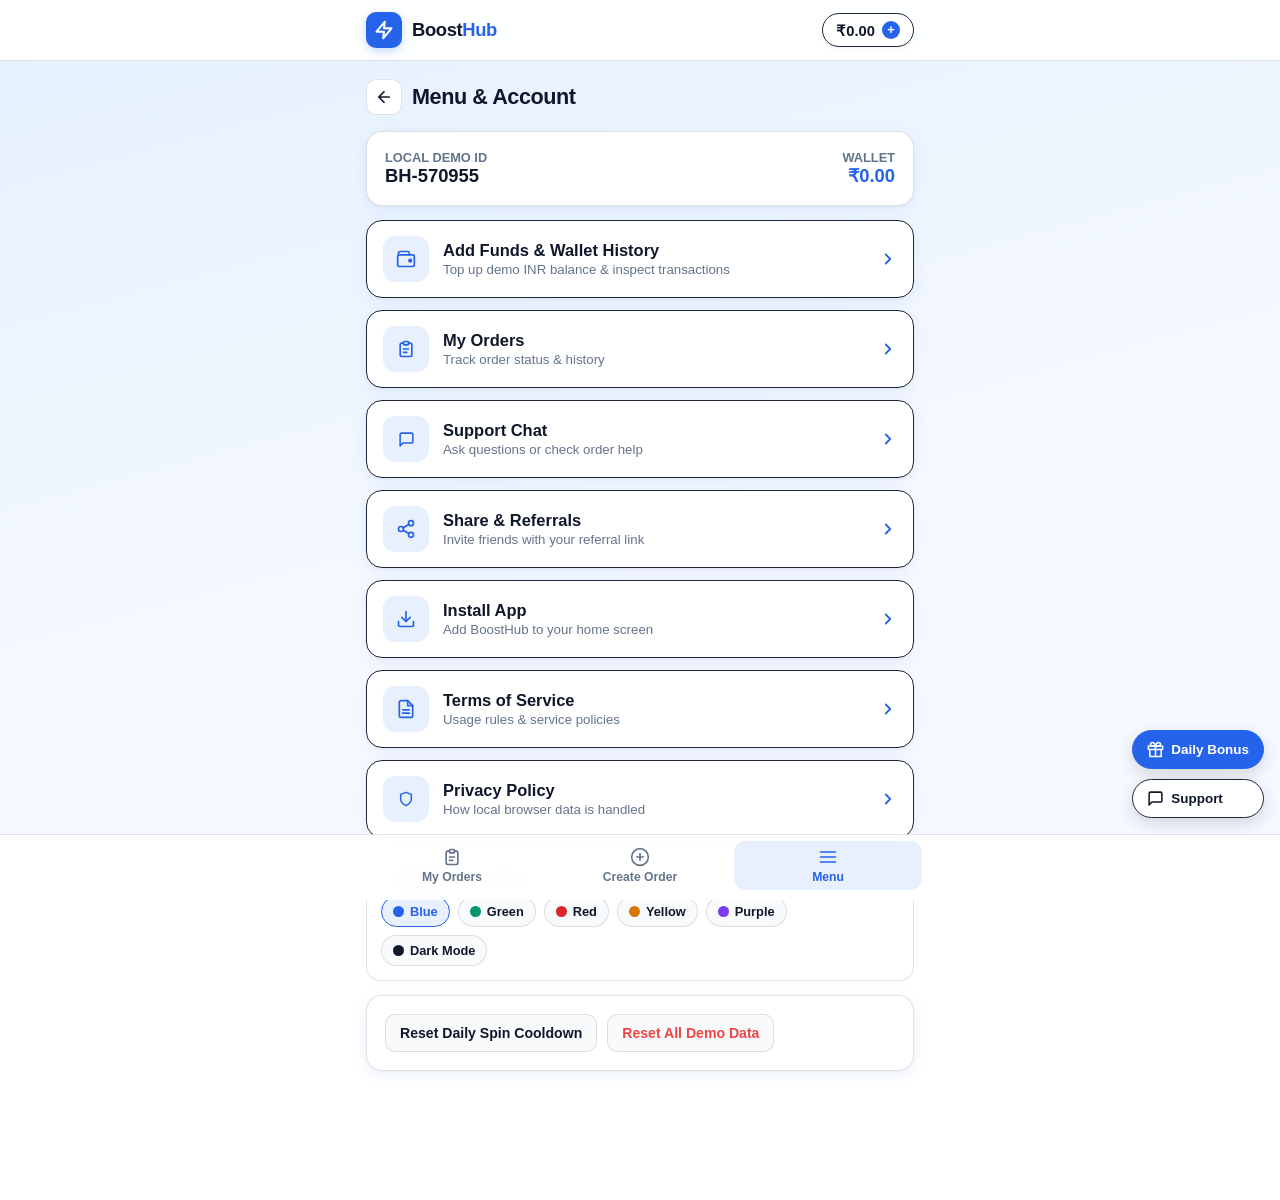
<file: menu/index.html>
<!DOCTYPE html>
<html lang="en">
<head>
  <meta charset="UTF-8">
  <meta name="viewport" content="width=device-width, initial-scale=1.0">
  <title>Menu & Settings | BoostHub</title>
  <meta name="description" content="Account, support, appearance, and policy links for BoostHub.">
  <meta name="theme-color" content="#2563eb">
  <link rel="manifest" href="/manifest.json">
  <link rel="stylesheet" href="/assets/style.css">
</head>
<body>
  <header class="app-header">
    <div class="header-inner">
      <a class="brand-link" href="/">
        <span class="brand-badge"><svg width="20" height="20" viewBox="0 0 24 24" fill="none" stroke="currentColor" stroke-width="2.4" stroke-linecap="round" stroke-linejoin="round"><path d="M13 2L3 14h9l-1 8 10-12h-9l1-8z"/></svg></span>
        <span class="brand-text">Boost<span>Hub</span></span>
      </a>
      <a class="wallet-pill" href="/addfunds/" title="Wallet Balance">
        <span data-wallet-balance>₹0.00</span>
        <span class="wallet-plus">+</span>
      </a>
    </div>
  </header>

  <main class="app-main">
    
<div class="page-header-row">
  <a class="back-btn" href="/" aria-label="Back to home"><svg width="18" height="18" viewBox="0 0 24 24" fill="none" stroke="currentColor" stroke-width="2.3" stroke-linecap="round" stroke-linejoin="round"><path d="M19 12H5M12 19l-7-7 7-7"/></svg></a>
  <h1 class="section-title" style="margin:0;">Menu &amp; Account</h1>
</div>

<div class="panel" style="display:flex;justify-content:space-between;align-items:center;gap:12px;">
  <div>
    <div style="font-size:0.8rem;color:var(--muted);font-weight:700;">LOCAL DEMO ID</div>
    <div id="menu-uid" style="font-size:1.15rem;font-weight:800;">BH-000000</div>
  </div>
  <div style="text-align:right;">
    <div style="font-size:0.8rem;color:var(--muted);font-weight:700;">WALLET</div>
    <div data-wallet-balance style="font-size:1.15rem;font-weight:800;color:var(--accent);">₹0.00</div>
  </div>
</div>

<div class="service-stack">
  <a class="service-card" href="/addfunds/">
    <div class="service-card-left">
      <span class="platform-icon icon-accent"><svg width="20" height="20" viewBox="0 0 24 24" fill="none" stroke="currentColor" stroke-width="2" stroke-linecap="round" stroke-linejoin="round"><path d="M20 7H4a2 2 0 0 0-2 2v10a2 2 0 0 0 2 2h16a2 2 0 0 0 2-2V9a2 2 0 0 0-2-2z"/><path d="M16 7V5a2 2 0 0 0-2-2H5a2 2 0 0 0-2 2v2"/><circle cx="17" cy="14" r="1.5" fill="currentColor"/></svg></span>
      <div class="service-meta">
        <div class="service-title">Add Funds &amp; Wallet History</div>
        <div class="service-desc">Top up demo INR balance &amp; inspect transactions</div>
      </div>
    </div>
    <span class="arrow-icon"><svg width="18" height="18" viewBox="0 0 24 24" fill="none" stroke="currentColor" stroke-width="2.4" stroke-linecap="round" stroke-linejoin="round"><path d="M9 18l6-6-6-6"/></svg></span>
  </a>

  <a class="service-card" href="/orders/">
    <div class="service-card-left">
      <span class="platform-icon icon-accent"><svg width="20" height="20" viewBox="0 0 24 24" fill="none" stroke="currentColor" stroke-width="2" stroke-linecap="round" stroke-linejoin="round"><path d="M9 5H7a2 2 0 0 0-2 2v12a2 2 0 0 0 2 2h10a2 2 0 0 0 2-2V7a2 2 0 0 0-2-2h-2"/><rect x="9" y="3" width="6" height="4" rx="1"/><path d="M9 12h6M9 16h4"/></svg></span>
      <div class="service-meta">
        <div class="service-title">My Orders</div>
        <div class="service-desc">Track order status &amp; history</div>
      </div>
    </div>
    <span class="arrow-icon"><svg width="18" height="18" viewBox="0 0 24 24" fill="none" stroke="currentColor" stroke-width="2.4" stroke-linecap="round" stroke-linejoin="round"><path d="M9 18l6-6-6-6"/></svg></span>
  </a>

  <a class="service-card" href="/chat/">
    <div class="service-card-left">
      <span class="platform-icon icon-accent"><svg width="17" height="17" viewBox="0 0 24 24" fill="none" stroke="currentColor" stroke-width="2.2" stroke-linecap="round" stroke-linejoin="round"><path d="M21 15a2 2 0 0 1-2 2H7l-4 4V5a2 2 0 0 1 2-2h14a2 2 0 0 1 2 2z"/></svg></span>
      <div class="service-meta">
        <div class="service-title">Support Chat</div>
        <div class="service-desc">Ask questions or check order help</div>
      </div>
    </div>
    <span class="arrow-icon"><svg width="18" height="18" viewBox="0 0 24 24" fill="none" stroke="currentColor" stroke-width="2.4" stroke-linecap="round" stroke-linejoin="round"><path d="M9 18l6-6-6-6"/></svg></span>
  </a>

  <a class="service-card" href="/share/">
    <div class="service-card-left">
      <span class="platform-icon icon-accent"><svg width="20" height="20" viewBox="0 0 24 24" fill="none" stroke="currentColor" stroke-width="2" stroke-linecap="round" stroke-linejoin="round"><circle cx="18" cy="5" r="3"/><circle cx="6" cy="12" r="3"/><circle cx="18" cy="19" r="3"/><line x1="8.59" y1="13.51" x2="15.42" y2="17.49"/><line x1="15.41" y1="6.51" x2="8.59" y2="10.49"/></svg></span>
      <div class="service-meta">
        <div class="service-title">Share &amp; Referrals</div>
        <div class="service-desc">Invite friends with your referral link</div>
      </div>
    </div>
    <span class="arrow-icon"><svg width="18" height="18" viewBox="0 0 24 24" fill="none" stroke="currentColor" stroke-width="2.4" stroke-linecap="round" stroke-linejoin="round"><path d="M9 18l6-6-6-6"/></svg></span>
  </a>

  <a class="service-card" href="/install/">
    <div class="service-card-left">
      <span class="platform-icon icon-accent"><svg width="20" height="20" viewBox="0 0 24 24" fill="none" stroke="currentColor" stroke-width="2" stroke-linecap="round" stroke-linejoin="round"><path d="M21 15v4a2 2 0 0 1-2 2H5a2 2 0 0 1-2-2v-4"/><polyline points="7 10 12 15 17 10"/><line x1="12" y1="15" x2="12" y2="3"/></svg></span>
      <div class="service-meta">
        <div class="service-title">Install App</div>
        <div class="service-desc">Add BoostHub to your home screen</div>
      </div>
    </div>
    <span class="arrow-icon"><svg width="18" height="18" viewBox="0 0 24 24" fill="none" stroke="currentColor" stroke-width="2.4" stroke-linecap="round" stroke-linejoin="round"><path d="M9 18l6-6-6-6"/></svg></span>
  </a>

  <a class="service-card" href="/terms/">
    <div class="service-card-left">
      <span class="platform-icon icon-accent"><svg width="20" height="20" viewBox="0 0 24 24" fill="none" stroke="currentColor" stroke-width="2" stroke-linecap="round" stroke-linejoin="round"><path d="M14 2H6a2 2 0 0 0-2 2v16a2 2 0 0 0 2 2h12a2 2 0 0 0 2-2V8z"/><polyline points="14 2 14 8 20 8"/><line x1="16" y1="13" x2="8" y2="13"/><line x1="16" y1="17" x2="8" y2="17"/></svg></span>
      <div class="service-meta">
        <div class="service-title">Terms of Service</div>
        <div class="service-desc">Usage rules &amp; service policies</div>
      </div>
    </div>
    <span class="arrow-icon"><svg width="18" height="18" viewBox="0 0 24 24" fill="none" stroke="currentColor" stroke-width="2.4" stroke-linecap="round" stroke-linejoin="round"><path d="M9 18l6-6-6-6"/></svg></span>
  </a>

  <a class="service-card" href="/privacy-policy/">
    <div class="service-card-left">
      <span class="platform-icon icon-accent"><svg width="16" height="16" viewBox="0 0 24 24" fill="none" stroke="currentColor" stroke-width="2.2" stroke-linecap="round" stroke-linejoin="round"><path d="M12 22s8-4 8-10V5l-8-3-8 3v7c0 6 8 10 8 10z"/></svg></span>
      <div class="service-meta">
        <div class="service-title">Privacy Policy</div>
        <div class="service-desc">How local browser data is handled</div>
      </div>
    </div>
    <span class="arrow-icon"><svg width="18" height="18" viewBox="0 0 24 24" fill="none" stroke="currentColor" stroke-width="2.4" stroke-linecap="round" stroke-linejoin="round"><path d="M9 18l6-6-6-6"/></svg></span>
  </a>
</div>


<div class="theme-box">
  <div class="theme-label">Appearance Theme</div>
  <div class="theme-swatches">
    <button type="button" class="swatch-btn active" data-set-theme="blue"><span class="swatch-dot" style="background:#2563eb;"></span>Blue</button>
    <button type="button" class="swatch-btn" data-set-theme="green"><span class="swatch-dot" style="background:#059669;"></span>Green</button>
    <button type="button" class="swatch-btn" data-set-theme="red"><span class="swatch-dot" style="background:#dc2626;"></span>Red</button>
    <button type="button" class="swatch-btn" data-set-theme="yellow"><span class="swatch-dot" style="background:#d97706;"></span>Yellow</button>
    <button type="button" class="swatch-btn" data-set-theme="purple"><span class="swatch-dot" style="background:#7c3aed;"></span>Purple</button>
    <button type="button" class="swatch-btn" data-toggle-dark><span class="swatch-dot" style="background:#0f172a;"></span>Dark Mode</button>
  </div>
</div>


<div class="panel" style="margin-top:14px;display:flex;flex-wrap:wrap;gap:10px;">
  <button type="button" id="reset-spin-btn" class="btn-secondary">Reset Daily Spin Cooldown</button>
  <button type="button" id="reset-demo-btn" class="btn-secondary" style="color:var(--danger);">Reset All Demo Data</button>
</div>

  </main>

  
<div class="fab-stack">
  <button type="button" class="fab-btn fab-accent" data-open-spin><svg width="17" height="17" viewBox="0 0 24 24" fill="none" stroke="currentColor" stroke-width="2.2" stroke-linecap="round" stroke-linejoin="round"><polyline points="20 12 20 22 4 22 4 12"/><rect x="2" y="7" width="20" height="5"/><line x1="12" y1="22" x2="12" y2="7"/><path d="M12 7H7.5a2.5 2.5 0 0 1 0-5C11 2 12 7 12 7z"/><path d="M12 7h4.5a2.5 2.5 0 0 0 0-5C13 2 12 7 12 7z"/></svg><span>Daily Bonus</span></button>
  <a class="fab-btn" href="/chat/"><svg width="17" height="17" viewBox="0 0 24 24" fill="none" stroke="currentColor" stroke-width="2.2" stroke-linecap="round" stroke-linejoin="round"><path d="M21 15a2 2 0 0 1-2 2H7l-4 4V5a2 2 0 0 1 2-2h14a2 2 0 0 1 2 2z"/></svg><span>Support</span></a>
</div>


  <nav class="bottom-nav" aria-label="Main Navigation">
    <div class="bottom-nav-inner">
      <a class="nav-item" href="/orders/"><svg width="20" height="20" viewBox="0 0 24 24" fill="none" stroke="currentColor" stroke-width="2" stroke-linecap="round" stroke-linejoin="round"><path d="M9 5H7a2 2 0 0 0-2 2v12a2 2 0 0 0 2 2h10a2 2 0 0 0 2-2V7a2 2 0 0 0-2-2h-2"/><rect x="9" y="3" width="6" height="4" rx="1"/><path d="M9 12h6M9 16h4"/></svg><span>My Orders</span></a>
      <a class="nav-item" href="/"><svg width="20" height="20" viewBox="0 0 24 24" fill="none" stroke="currentColor" stroke-width="2" stroke-linecap="round" stroke-linejoin="round"><circle cx="12" cy="12" r="10"/><line x1="12" y1="8" x2="12" y2="16"/><line x1="8" y1="12" x2="16" y2="12"/></svg><span>Create Order</span></a>
      <a class="nav-item" href="/menu/"><svg width="20" height="20" viewBox="0 0 24 24" fill="none" stroke="currentColor" stroke-width="2" stroke-linecap="round" stroke-linejoin="round"><line x1="3" y1="6" x2="21" y2="6"/><line x1="3" y1="12" x2="21" y2="12"/><line x1="3" y1="18" x2="21" y2="18"/></svg><span>Menu</span></a>
    </div>
  </nav>

  <script src="/assets/services.js"></script>
  <script src="/assets/app.js"></script>
  
<script>
document.addEventListener("DOMContentLoaded", function () {
  var uidEl = document.getElementById("menu-uid");
  if (uidEl) uidEl.textContent = window.BoostHub.ensureUserId();

  document.getElementById("reset-spin-btn").addEventListener("click", function () {
    localStorage.removeItem(window.BoostHub.KEYS.LAST_SPIN);
    window.BoostHub.toast("Daily spin cooldown cleared!");
  });

  document.getElementById("reset-demo-btn").addEventListener("click", function () {
    if (!confirm("Clear demo wallet, orders, transactions, and spin timer?")) return;
    localStorage.removeItem(window.BoostHub.KEYS.WALLET);
    localStorage.removeItem(window.BoostHub.KEYS.ORDERS);
    localStorage.removeItem(window.BoostHub.KEYS.TXNS);
    localStorage.removeItem(window.BoostHub.KEYS.LAST_SPIN);
    localStorage.removeItem(window.BoostHub.KEYS.CHAT);
    window.BoostHub.setBalance(0);
    window.BoostHub.toast("All demo data reset.");
  });
});
</script>

</body>
</html>
</file>
<file: assets/style.css>
:root {
  --accent: #2563eb;
  --accent-dark: #1d4ed8;
  --accent-soft: rgba(37, 99, 235, 0.1);
  --bg-top: #e4f0ff;
  --bg-bottom: #f6f9ff;
  --card: #ffffff;
  --card-alt: #f8fafc;
  --text: #0f172a;
  --muted: #64748b;
  --border: #1e293b;
  --border-subtle: rgba(15, 23, 42, 0.12);
  --shadow: 0 4px 16px rgba(37, 99, 235, 0.08), 0 1px 3px rgba(0, 0, 0, 0.05);
  --nav-bg: rgba(255, 255, 255, 0.94);
  --success: #10b981;
  --warning: #f59e0b;
  --danger: #ef4444;
  --radius: 16px;
}

body.theme-green {
  --accent: #059669;
  --accent-dark: #047857;
  --accent-soft: rgba(5, 150, 105, 0.11);
  --bg-top: #e3faef;
  --bg-bottom: #f4fdf9;
  --shadow: 0 4px 16px rgba(5, 150, 105, 0.08), 0 1px 3px rgba(0, 0, 0, 0.05);
}

body.theme-red {
  --accent: #dc2626;
  --accent-dark: #b91c1c;
  --accent-soft: rgba(220, 38, 38, 0.1);
  --bg-top: #feeaea;
  --bg-bottom: #fff7f7;
  --shadow: 0 4px 16px rgba(220, 38, 38, 0.08), 0 1px 3px rgba(0, 0, 0, 0.05);
}

body.theme-yellow {
  --accent: #d97706;
  --accent-dark: #b45309;
  --accent-soft: rgba(217, 119, 6, 0.12);
  --bg-top: #fef4d6;
  --bg-bottom: #fffdf4;
  --shadow: 0 4px 16px rgba(217, 119, 6, 0.09), 0 1px 3px rgba(0, 0, 0, 0.05);
}

body.theme-purple {
  --accent: #7c3aed;
  --accent-dark: #6d28d9;
  --accent-soft: rgba(124, 58, 237, 0.11);
  --bg-top: #efe8ff;
  --bg-bottom: #faf7ff;
  --shadow: 0 4px 16px rgba(124, 58, 237, 0.08), 0 1px 3px rgba(0, 0, 0, 0.05);
}

body.dark-theme {
  --accent: #3b82f6;
  --accent-dark: #2563eb;
  --accent-soft: rgba(59, 130, 246, 0.16);
  --bg-top: #090e1f;
  --bg-bottom: #11182e;
  --card: #161f3b;
  --card-alt: #1e294a;
  --text: #f1f5f9;
  --muted: #94a3b8;
  --border: #3b4b7a;
  --border-subtle: rgba(148, 163, 184, 0.16);
  --shadow: 0 8px 24px rgba(0, 0, 0, 0.35);
  --nav-bg: rgba(17, 24, 46, 0.94);
}

*,
*::before,
*::after {
  box-sizing: border-box;
}

html,
body {
  margin: 0;
  padding: 0;
  min-height: 100%;
  font-family: -apple-system, BlinkMacSystemFont, "Segoe UI", Roboto, Inter, "Helvetica Neue", Arial, sans-serif;
  color: var(--text);
  background: linear-gradient(165deg, var(--bg-top) 0%, var(--bg-bottom) 60%);
  background-attachment: fixed;
  -webkit-font-smoothing: antialiased;
}

a {
  color: inherit;
  text-decoration: none;
}

button,
input,
select,
textarea {
  font-family: inherit;
}

/* Header */
.app-header {
  position: sticky;
  top: 0;
  z-index: 40;
  backdrop-filter: blur(12px);
  -webkit-backdrop-filter: blur(12px);
  background: var(--nav-bg);
  border-bottom: 1px solid var(--border-subtle);
}

.header-inner {
  max-width: 580px;
  margin: 0 auto;
  padding: 12px 16px;
  display: flex;
  align-items: center;
  justify-content: space-between;
  gap: 12px;
}

.brand-link {
  display: inline-flex;
  align-items: center;
  gap: 10px;
  font-weight: 800;
  font-size: 1.15rem;
  letter-spacing: -0.02em;
}

.brand-badge {
  width: 36px;
  height: 36px;
  border-radius: 10px;
  background: var(--accent);
  color: #ffffff;
  display: inline-flex;
  align-items: center;
  justify-content: center;
  box-shadow: 0 3px 10px rgba(37, 99, 235, 0.25);
}

.brand-text span {
  color: var(--accent);
}

.wallet-pill {
  display: inline-flex;
  align-items: center;
  gap: 7px;
  padding: 7px 13px;
  border-radius: 999px;
  background: var(--card);
  border: 1.5px solid var(--border);
  font-weight: 700;
  font-size: 0.92rem;
  box-shadow: 0 2px 6px rgba(0, 0, 0, 0.05);
  transition: transform 0.15s ease, border-color 0.15s ease;
}

.wallet-pill:hover {
  transform: translateY(-1px);
  border-color: var(--accent);
}

.wallet-plus {
  width: 18px;
  height: 18px;
  border-radius: 50%;
  background: var(--accent);
  color: #fff;
  display: inline-flex;
  align-items: center;
  justify-content: center;
  font-size: 0.8rem;
  line-height: 1;
}

/* Main Layout */
.app-main {
  max-width: 580px;
  margin: 0 auto;
  padding: 18px 16px 115px;
}

.page-header-row {
  display: flex;
  align-items: center;
  gap: 10px;
  margin-bottom: 16px;
}

.back-btn {
  display: inline-flex;
  align-items: center;
  justify-content: center;
  width: 36px;
  height: 36px;
  border-radius: 10px;
  background: var(--card);
  border: 1.5px solid var(--border-subtle);
  color: var(--text);
  transition: border-color 0.15s ease, transform 0.15s ease;
}

.back-btn:hover {
  border-color: var(--accent);
  transform: translateX(-2px);
}

.section-title {
  margin: 0 0 14px;
  font-size: 1.35rem;
  font-weight: 800;
  letter-spacing: -0.02em;
}

.section-subtitle {
  margin: -8px 0 16px;
  color: var(--muted);
  font-size: 0.9rem;
}

/* Cards & Service Buttons */
.service-stack {
  display: flex;
  flex-direction: column;
  gap: 12px;
}

.service-card {
  display: flex;
  align-items: center;
  justify-content: space-between;
  gap: 14px;
  padding: 15px 16px;
  border-radius: var(--radius);
  background: var(--card);
  border: 1.5px solid var(--border);
  box-shadow: var(--shadow);
  transition: transform 0.16s ease, box-shadow 0.16s ease, border-color 0.16s ease;
  cursor: pointer;
}

.service-card:hover {
  transform: translateY(-2px);
  border-color: var(--accent);
}

.service-card-left {
  display: flex;
  align-items: center;
  gap: 14px;
  min-width: 0;
}

.platform-icon {
  width: 46px;
  height: 46px;
  border-radius: 12px;
  display: inline-flex;
  align-items: center;
  justify-content: center;
  flex-shrink: 0;
}

.icon-instagram {
  background: linear-gradient(135deg, #f58529, #dd2a7b 55%, #8134af);
  color: #ffffff;
}

.icon-facebook {
  background: linear-gradient(135deg, #1877f2, #0d5bd6);
  color: #ffffff;
}

.icon-youtube {
  background: linear-gradient(135deg, #ff0033, #cc0022);
  color: #ffffff;
}

.icon-accent {
  background: var(--accent-soft);
  color: var(--accent);
}

.service-meta {
  min-width: 0;
}

.service-title {
  font-weight: 700;
  font-size: 1.03rem;
  margin-bottom: 2px;
}

.service-desc {
  color: var(--muted);
  font-size: 0.83rem;
  white-space: nowrap;
  overflow: hidden;
  text-overflow: ellipsis;
}

.service-right {
  display: flex;
  align-items: center;
  gap: 10px;
  flex-shrink: 0;
}

.price-tag {
  font-weight: 800;
  font-size: 0.9rem;
  color: var(--accent);
  background: var(--accent-soft);
  padding: 5px 10px;
  border-radius: 999px;
}

.arrow-icon {
  color: var(--accent);
  display: inline-flex;
}

/* Trust Badges */
.trust-row {
  margin-top: 18px;
  display: grid;
  grid-template-columns: repeat(3, 1fr);
  gap: 10px;
}

.trust-pill {
  background: var(--card);
  border: 1px solid var(--border-subtle);
  border-radius: 12px;
  padding: 10px 8px;
  display: flex;
  align-items: center;
  justify-content: center;
  gap: 6px;
  font-weight: 700;
  font-size: 0.84rem;
  box-shadow: 0 2px 8px rgba(0, 0, 0, 0.03);
}

.trust-pill svg {
  color: var(--accent);
}

/* Live Demo Ticker */
.ticker-card {
  margin-top: 14px;
  background: var(--card);
  border: 1px solid var(--border-subtle);
  border-radius: 14px;
  padding: 12px 14px;
  display: flex;
  align-items: center;
  justify-content: space-between;
  gap: 10px;
  box-shadow: 0 2px 8px rgba(0, 0, 0, 0.04);
}

.ticker-left {
  display: flex;
  align-items: center;
  gap: 10px;
  min-width: 0;
  font-size: 0.88rem;
}

.pulse-dot {
  width: 9px;
  height: 9px;
  border-radius: 50%;
  background: var(--success);
  flex-shrink: 0;
  box-shadow: 0 0 0 0 rgba(16, 185, 129, 0.6);
  animation: pulse 1.8s infinite;
}

@keyframes pulse {
  0% { box-shadow: 0 0 0 0 rgba(16, 185, 129, 0.6); }
  70% { box-shadow: 0 0 0 8px rgba(16, 185, 129, 0); }
  100% { box-shadow: 0 0 0 0 rgba(16, 185, 129, 0); }
}

.demo-badge {
  font-size: 0.7rem;
  font-weight: 700;
  text-transform: uppercase;
  letter-spacing: 0.04em;
  padding: 3px 7px;
  border-radius: 6px;
  background: var(--card-alt);
  color: var(--muted);
  flex-shrink: 0;
}

/* Promo Banner */
.promo-card {
  margin-top: 14px;
  background: linear-gradient(135deg, var(--accent), var(--accent-dark));
  color: #ffffff;
  border-radius: var(--radius);
  padding: 16px;
  display: flex;
  align-items: center;
  justify-content: space-between;
  gap: 12px;
  box-shadow: var(--shadow);
}

.promo-card h3 {
  margin: 0 0 4px;
  font-size: 1rem;
}

.promo-card p {
  margin: 0;
  font-size: 0.84rem;
  opacity: 0.92;
}

.btn-white {
  border: none;
  background: #ffffff;
  color: #0f172a;
  font-weight: 800;
  font-size: 0.86rem;
  padding: 10px 14px;
  border-radius: 10px;
  cursor: pointer;
  white-space: nowrap;
  transition: transform 0.15s ease;
}

.btn-white:hover {
  transform: scale(1.03);
}

/* Theme Picker */
.theme-box {
  margin-top: 18px;
  background: var(--card);
  border: 1px solid var(--border-subtle);
  border-radius: 14px;
  padding: 14px;
}

.theme-label {
  font-size: 0.8rem;
  font-weight: 700;
  color: var(--muted);
  text-transform: uppercase;
  letter-spacing: 0.05em;
  margin-bottom: 10px;
}

.theme-swatches {
  display: flex;
  flex-wrap: wrap;
  gap: 8px;
}

.swatch-btn {
  display: inline-flex;
  align-items: center;
  gap: 6px;
  padding: 7px 11px;
  border-radius: 999px;
  border: 1.5px solid var(--border-subtle);
  background: var(--card-alt);
  color: var(--text);
  font-size: 0.8rem;
  font-weight: 600;
  cursor: pointer;
  transition: border-color 0.15s ease, transform 0.12s ease;
}

.swatch-btn.active {
  border-color: var(--accent);
  background: var(--accent-soft);
  color: var(--accent);
}

.swatch-dot {
  width: 11px;
  height: 11px;
  border-radius: 50%;
}

/* Panels & Forms */
.panel {
  background: var(--card);
  border: 1.5px solid var(--border-subtle);
  border-radius: var(--radius);
  padding: 18px;
  box-shadow: var(--shadow);
  margin-bottom: 14px;
}

.form-group {
  margin-bottom: 14px;
}

.form-label {
  display: block;
  font-weight: 700;
  font-size: 0.86rem;
  margin-bottom: 6px;
}

.form-control {
  width: 100%;
  padding: 11px 13px;
  border-radius: 11px;
  border: 1.5px solid var(--border-subtle);
  background: var(--card-alt);
  color: var(--text);
  font-size: 0.95rem;
  outline: none;
  transition: border-color 0.15s ease;
}

.form-control:focus {
  border-color: var(--accent);
}

.form-hint {
  margin-top: 5px;
  font-size: 0.78rem;
  color: var(--muted);
}

.btn-primary {
  width: 100%;
  border: none;
  padding: 13px 16px;
  border-radius: 12px;
  background: var(--accent);
  color: #ffffff;
  font-weight: 800;
  font-size: 0.98rem;
  cursor: pointer;
  transition: background 0.15s ease, transform 0.12s ease;
}

.btn-primary:hover {
  background: var(--accent-dark);
}

.btn-primary:active {
  transform: scale(0.99);
}

.btn-secondary {
  border: 1.5px solid var(--border-subtle);
  padding: 10px 14px;
  border-radius: 10px;
  background: var(--card-alt);
  color: var(--text);
  font-weight: 700;
  font-size: 0.88rem;
  cursor: pointer;
}

.btn-secondary:hover {
  border-color: var(--accent);
}

.summary-row {
  display: flex;
  align-items: center;
  justify-content: space-between;
  padding: 10px 0;
  border-bottom: 1px dashed var(--border-subtle);
  font-size: 0.9rem;
}

.summary-row:last-child {
  border-bottom: none;
}

/* Status Chips & Filters */
.filter-tabs {
  display: flex;
  gap: 8px;
  overflow-x: auto;
  padding-bottom: 6px;
  margin-bottom: 14px;
}

.tab-btn {
  padding: 8px 14px;
  border-radius: 999px;
  border: 1.5px solid var(--border-subtle);
  background: var(--card);
  color: var(--text);
  font-weight: 700;
  font-size: 0.82rem;
  cursor: pointer;
  white-space: nowrap;
}

.tab-btn.active {
  background: var(--accent);
  border-color: var(--accent);
  color: #ffffff;
}

.badge {
  display: inline-block;
  padding: 4px 9px;
  border-radius: 999px;
  font-size: 0.74rem;
  font-weight: 800;
  text-transform: uppercase;
}

.badge-completed { background: rgba(16, 185, 129, 0.14); color: #059669; }
.badge-processing { background: rgba(37, 99, 235, 0.14); color: #2563eb; }
.badge-pending { background: rgba(245, 158, 11, 0.16); color: #d97706; }

body.dark-theme .badge-completed { color: #34d399; }
body.dark-theme .badge-processing { color: #60a5fa; }
body.dark-theme .badge-pending { color: #fbbf24; }

/* Amount Quick Grid */
.amount-grid {
  display: grid;
  grid-template-columns: repeat(4, 1fr);
  gap: 8px;
  margin-bottom: 14px;
}

.amount-chip {
  padding: 10px 6px;
  border-radius: 10px;
  border: 1.5px solid var(--border-subtle);
  background: var(--card-alt);
  color: var(--text);
  font-weight: 800;
  cursor: pointer;
}

.amount-chip.active {
  border-color: var(--accent);
  background: var(--accent-soft);
  color: var(--accent);
}

/* Chat UI */
.chat-window {
  display: flex;
  flex-direction: column;
  gap: 10px;
  max-height: 360px;
  overflow-y: auto;
  padding: 12px;
  background: var(--card-alt);
  border-radius: 12px;
  margin-bottom: 12px;
}

.chat-msg {
  max-width: 82%;
  padding: 10px 13px;
  border-radius: 14px;
  font-size: 0.9rem;
  line-height: 1.4;
}

.chat-bot {
  align-self: flex-start;
  background: var(--card);
  border: 1px solid var(--border-subtle);
}

.chat-user {
  align-self: flex-end;
  background: var(--accent);
  color: #ffffff;
}

.chat-input-row {
  display: flex;
  gap: 8px;
}

/* Floating Action Stack & Bottom Nav */
.fab-stack {
  position: fixed;
  right: 16px;
  bottom: 82px;
  z-index: 45;
  display: flex;
  flex-direction: column;
  gap: 10px;
}

.fab-btn {
  display: inline-flex;
  align-items: center;
  gap: 7px;
  padding: 10px 14px;
  border-radius: 999px;
  border: 1.5px solid var(--border);
  background: var(--card);
  color: var(--text);
  font-weight: 700;
  font-size: 0.84rem;
  box-shadow: 0 6px 18px rgba(0, 0, 0, 0.14);
  cursor: pointer;
}

.fab-btn.fab-accent {
  background: var(--accent);
  color: #ffffff;
  border-color: var(--accent);
}

.bottom-nav {
  position: fixed;
  left: 0;
  right: 0;
  bottom: 0;
  z-index: 50;
  background: var(--nav-bg);
  backdrop-filter: blur(12px);
  -webkit-backdrop-filter: blur(12px);
  border-top: 1px solid var(--border-subtle);
}

.bottom-nav-inner {
  max-width: 580px;
  margin: 0 auto;
  display: grid;
  grid-template-columns: repeat(3, 1fr);
  padding: 6px 8px 10px;
}

.nav-item {
  display: flex;
  flex-direction: column;
  align-items: center;
  justify-content: center;
  gap: 3px;
  padding: 6px 4px;
  border-radius: 12px;
  font-size: 0.76rem;
  font-weight: 700;
  color: var(--muted);
  transition: color 0.15s ease, background 0.15s ease;
}

.nav-item.active {
  color: var(--accent);
  background: var(--accent-soft);
}

/* Spin Wheel Modal */
.modal-backdrop {
  position: fixed;
  inset: 0;
  z-index: 100;
  background: rgba(15, 23, 42, 0.68);
  backdrop-filter: blur(4px);
  display: none;
  align-items: center;
  justify-content: center;
  padding: 16px;
}

.modal-backdrop.open {
  display: flex;
}

.modal-card {
  width: 100%;
  max-width: 390px;
  background: var(--card);
  color: var(--text);
  border: 1.5px solid var(--border);
  border-radius: 22px;
  padding: 22px 20px;
  text-align: center;
  position: relative;
  box-shadow: 0 20px 50px rgba(0, 0, 0, 0.35);
}

.modal-close {
  position: absolute;
  top: 12px;
  right: 12px;
  width: 32px;
  height: 32px;
  border-radius: 50%;
  border: none;
  background: var(--card-alt);
  color: var(--text);
  font-size: 1.2rem;
  cursor: pointer;
}

.wheel-wrap {
  position: relative;
  width: 240px;
  height: 240px;
  margin: 14px auto 18px;
}

.wheel-pointer {
  position: absolute;
  top: -10px;
  left: 50%;
  transform: translateX(-50%);
  width: 0;
  height: 0;
  border-left: 12px solid transparent;
  border-right: 12px solid transparent;
  border-top: 22px solid #ef4444;
  z-index: 4;
  filter: drop-shadow(0 2px 3px rgba(0, 0, 0, 0.3));
}

.wheel-disc {
  width: 100%;
  height: 100%;
  border-radius: 50%;
  border: 6px solid #1e293b;
  transition: transform 3.8s cubic-bezier(0.16, 0.85, 0.25, 1);
  overflow: hidden;
  box-shadow: 0 8px 24px rgba(0, 0, 0, 0.2);
}

/* Toast */
.toast {
  position: fixed;
  top: 70px;
  left: 50%;
  transform: translateX(-50%) translateY(-16px);
  z-index: 120;
  background: #0f172a;
  color: #ffffff;
  padding: 10px 16px;
  border-radius: 999px;
  font-size: 0.86rem;
  font-weight: 700;
  opacity: 0;
  pointer-events: none;
  transition: opacity 0.2s ease, transform 0.2s ease;
  box-shadow: 0 8px 24px rgba(0, 0, 0, 0.25);
}

.toast.show {
  opacity: 1;
  transform: translateX(-50%) translateY(0);
}

.alert-box {
  padding: 12px 14px;
  border-radius: 12px;
  background: var(--accent-soft);
  border: 1px solid var(--accent);
  font-size: 0.85rem;
  margin-bottom: 14px;
}

.legal-text h2 {
  font-size: 1.05rem;
  margin: 18px 0 6px;
}

.legal-text p,
.legal-text li {
  color: var(--muted);
  font-size: 0.9rem;
  line-height: 1.6;
}
</file>
